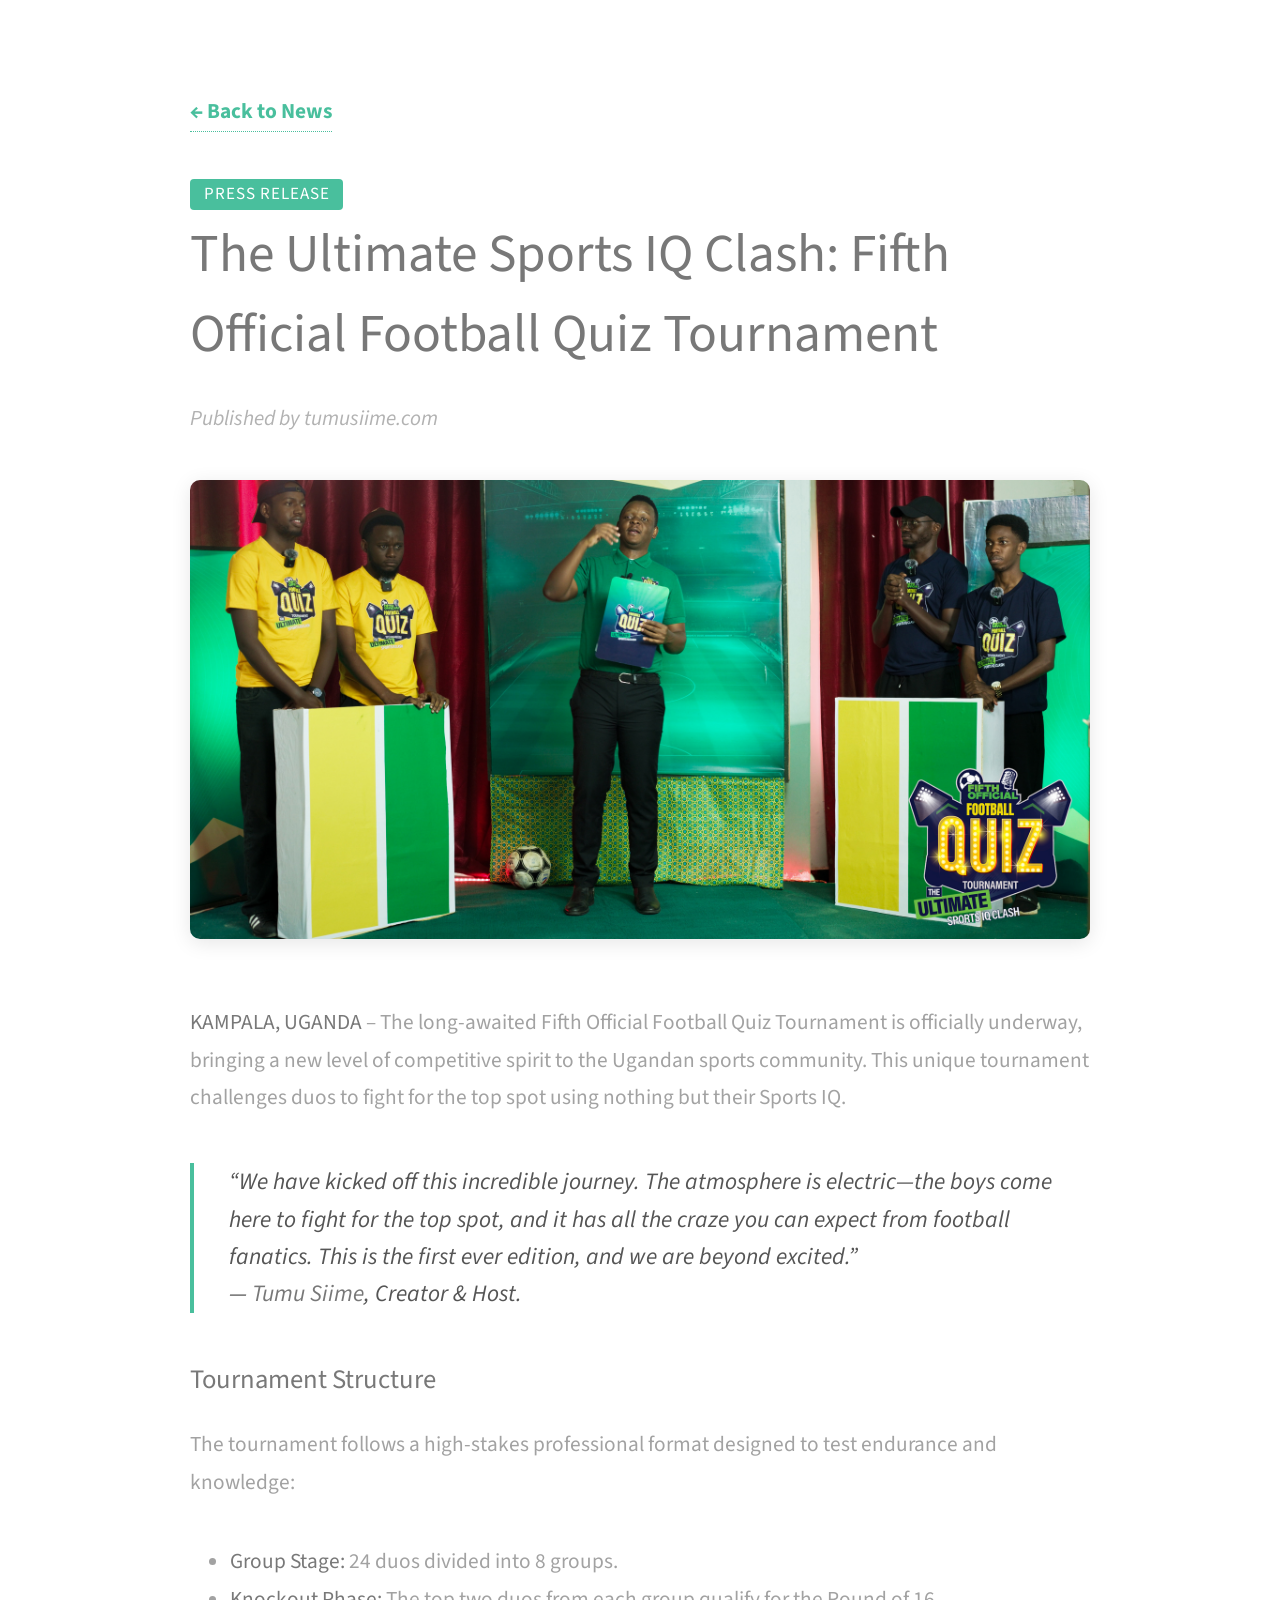
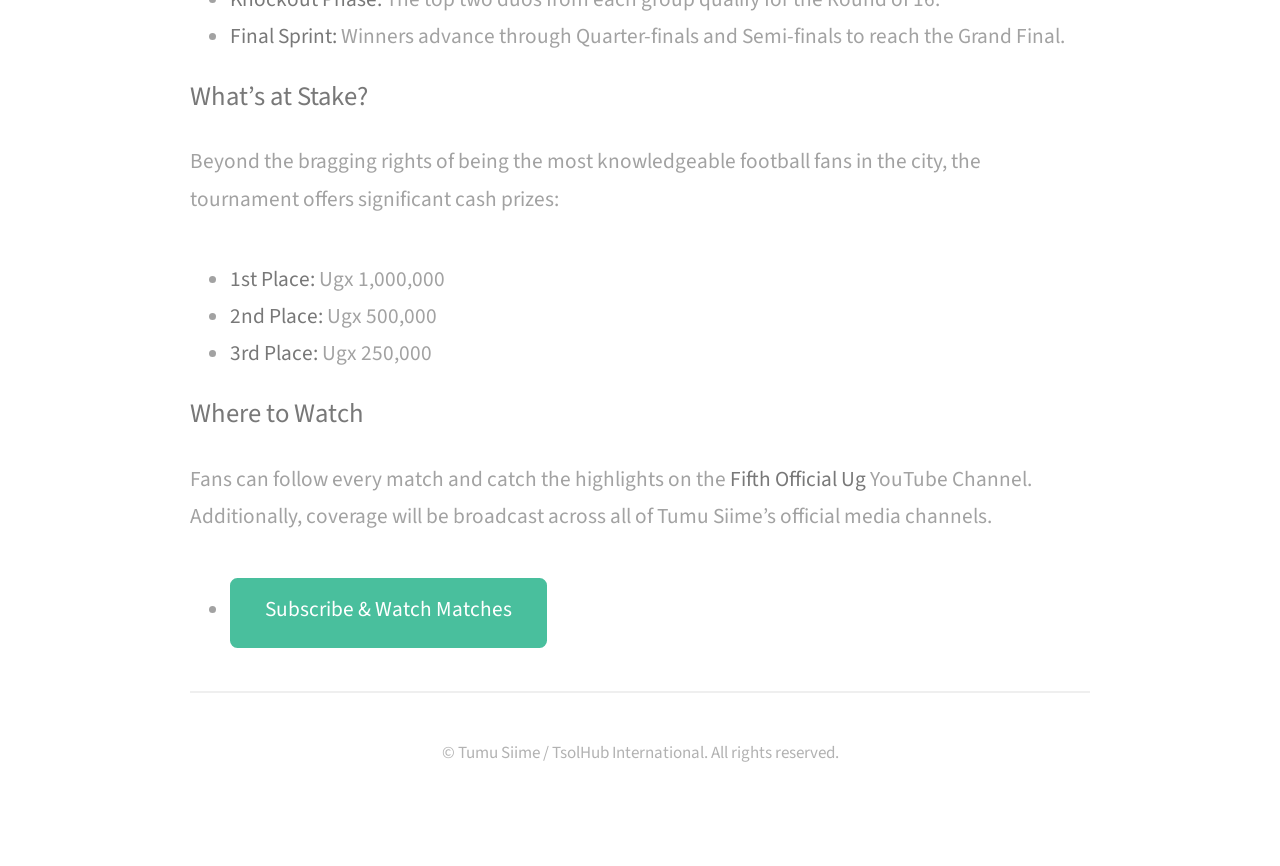
<file: FifthOfficialFootballQuizTournament.html>
<!DOCTYPE HTML>
<html>
	<head>
		<title>The Fifth Official Football Quiz Tournament | Tumu Siime</title>
		<meta charset="utf-8" />
		<meta name="viewport" content="width=device-width, initial-scale=1" />
		<link rel="stylesheet" href="css/style.css" />
		<style>
			/* Specific article styling for readability */
			#main-article {
				max-width: 900px;
				margin: 0 auto;
				padding: 4em 2em;
			}
			.back-link {
				text-decoration: none;
				font-weight: bold;
				display: inline-block;
				margin-bottom: 2em;
				color: #49bf9d;
			}
			.article-header h1 {
				font-size: 2.5em;
				margin-bottom: 0.5em;
			}
			.article-meta {
				color: #b2b2b2;
				font-style: italic;
				margin-bottom: 2em;
				display: block;
			}
			.featured-image {
				width: 100%;
				border-radius: 10px;
				margin-bottom: 2.5em;
				box-shadow: 0 4px 20px rgba(0,0,0,0.1);
			}
			.press-tag {
				background: #49bf9d;
				color: #fff;
				padding: 0.2em 0.8em;
				border-radius: 4px;
				font-size: 0.8em;
				text-transform: uppercase;
				letter-spacing: 1px;
			}
			.quote-block {
				border-left: 4px solid #49bf9d;
				padding-left: 1.5em;
				margin: 2em 0;
				font-style: italic;
				font-size: 1.1em;
				color: #555;
			}
			@media screen and (max-width: 736px) {
				#main-article { padding: 2em 1em; }
				.article-header h1 { font-size: 1.8em; }
			}
		</style>
	</head>
	<body id="top" style="background: #fff;">

		<div id="main-article">
			<a href="index.html#news" class="back-link">← Back to News</a>
			
			<header class="article-header">
				<span class="press-tag">Press Release</span>
				<h1>The Ultimate Sports IQ Clash: Fifth Official Football Quiz Tournament</h1>
				<span class="article-meta">Published by tumusiime.com</span>
			</header>

			<img src="images/FifthOfficialFootballQuizTournamentUganda.jpg" alt="Tumu Siime hosting the Football Quiz Tournament" class="featured-image" />

			<div class="content">
				<p><strong>KAMPALA, UGANDA</strong> – The long-awaited Fifth Official Football Quiz Tournament is officially underway, bringing a new level of competitive spirit to the Ugandan sports community. This unique tournament challenges duos to fight for the top spot using nothing but their Sports IQ.</p>

				<div class="quote-block">
					“We have kicked off this incredible journey. The atmosphere is electric—the boys come here to fight for the top spot, and it has all the craze you can expect from football fanatics. This is the first ever edition, and we are beyond excited.”
					<br>— <strong>Tumu Siime</strong>, Creator & Host.
				</div>

				<h3>Tournament Structure</h3>
				<p>The tournament follows a high-stakes professional format designed to test endurance and knowledge:</p>
				<ul>
					<li><strong>Group Stage:</strong> 24 duos divided into 8 groups.</li>
					<li><strong>Knockout Phase:</strong> The top two duos from each group qualify for the Round of 16.</li>
					<li><strong>Final Sprint:</strong> Winners advance through Quarter-finals and Semi-finals to reach the Grand Final.</li>
				</ul>

				<h3>What’s at Stake?</h3>
				<p>Beyond the bragging rights of being the most knowledgeable football fans in the city, the tournament offers significant cash prizes:</p>
				<ul class="alt">
					<li><strong>1st Place:</strong> Ugx 1,000,000</li>
					<li><strong>2nd Place:</strong> Ugx 500,000</li>
					<li><strong>3rd Place:</strong> Ugx 250,000</li>
				</ul>

				<h3>Where to Watch</h3>
				<p>Fans can follow every match and catch the highlights on the <strong>Fifth Official Ug</strong> YouTube Channel. Additionally, coverage will be broadcast across all of Tumu Siime’s official media channels.</p>
				
				<ul class="actions">
					<li><a href="https://www.youtube.com/@fifthofficialug" target="_blank" class="button special">Subscribe & Watch Matches</a></li>
				</ul>
			</div>

			<hr />
			<footer style="text-align: center; color: #b2b2b2; font-size: 0.8em;">
				&copy; Tumu Siime / TsolHub International. All rights reserved.
			</footer>
		</div>

	</body>
</html>
</file>
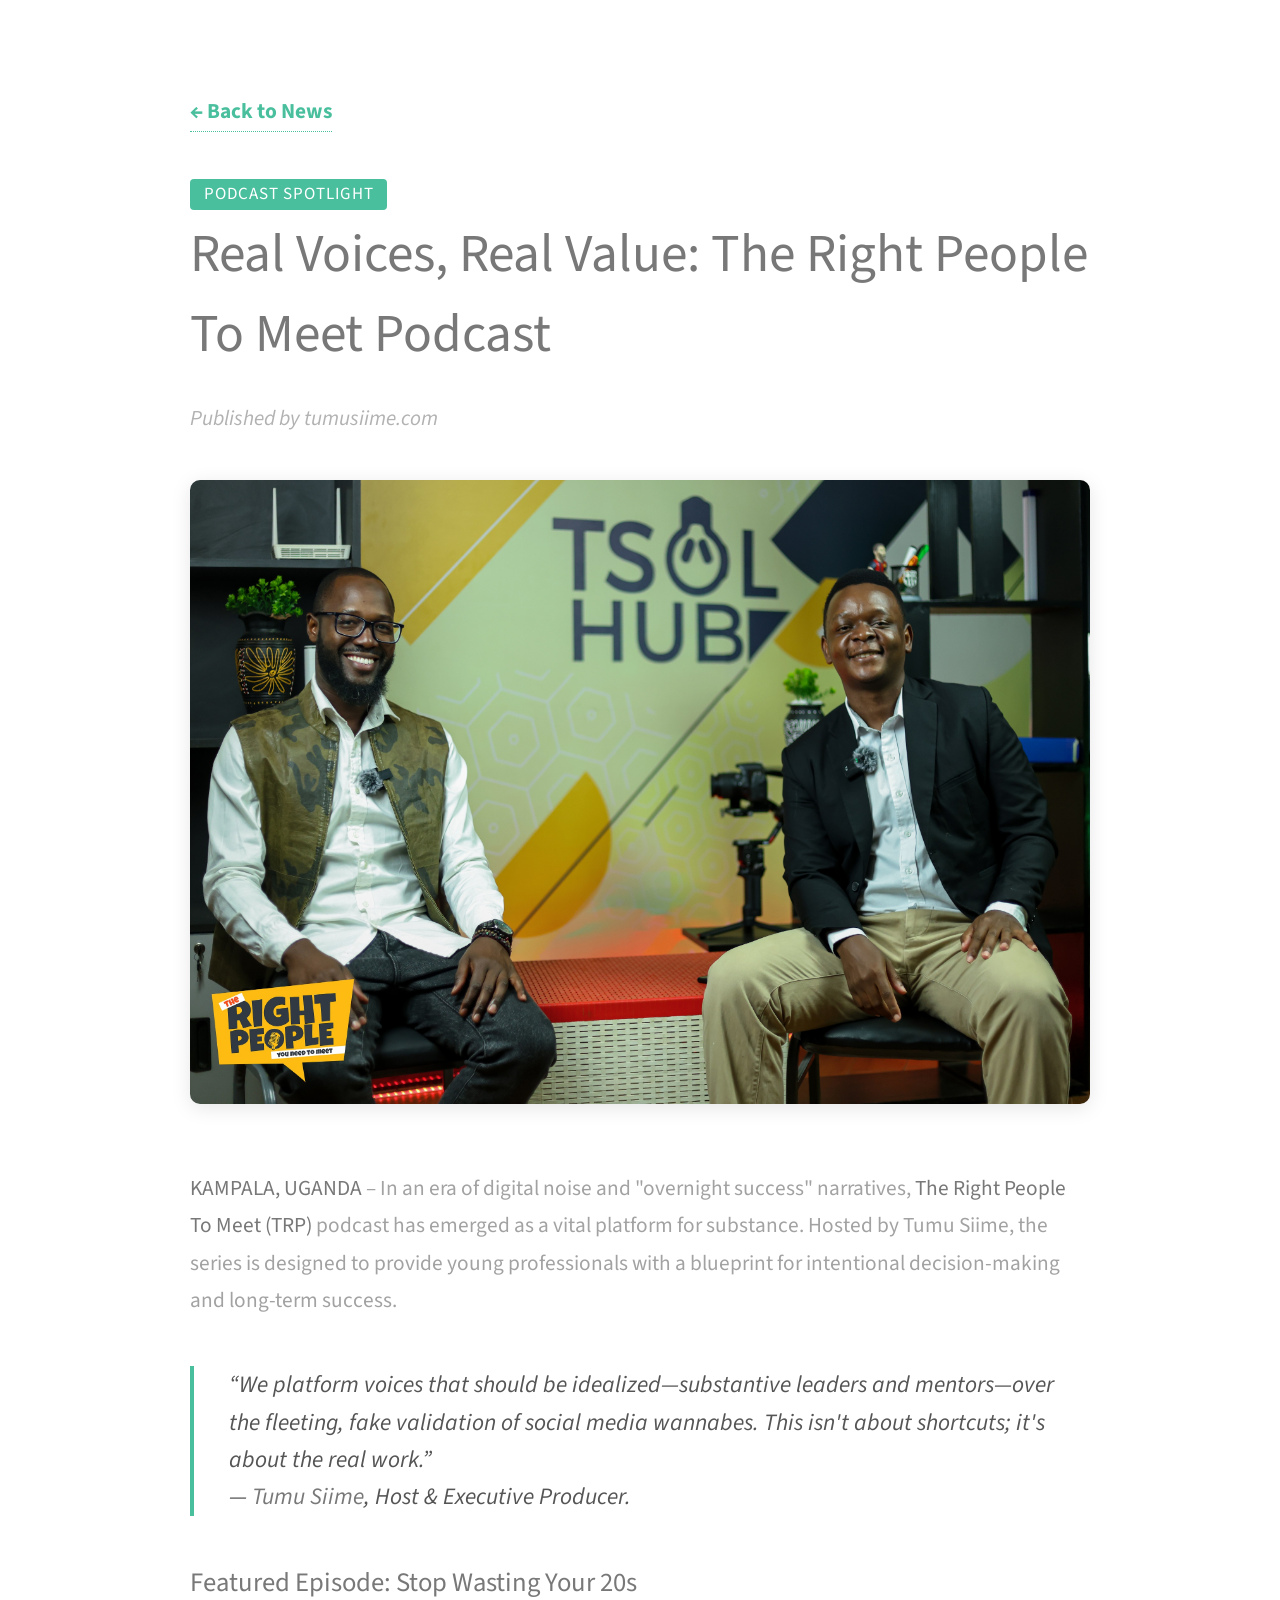
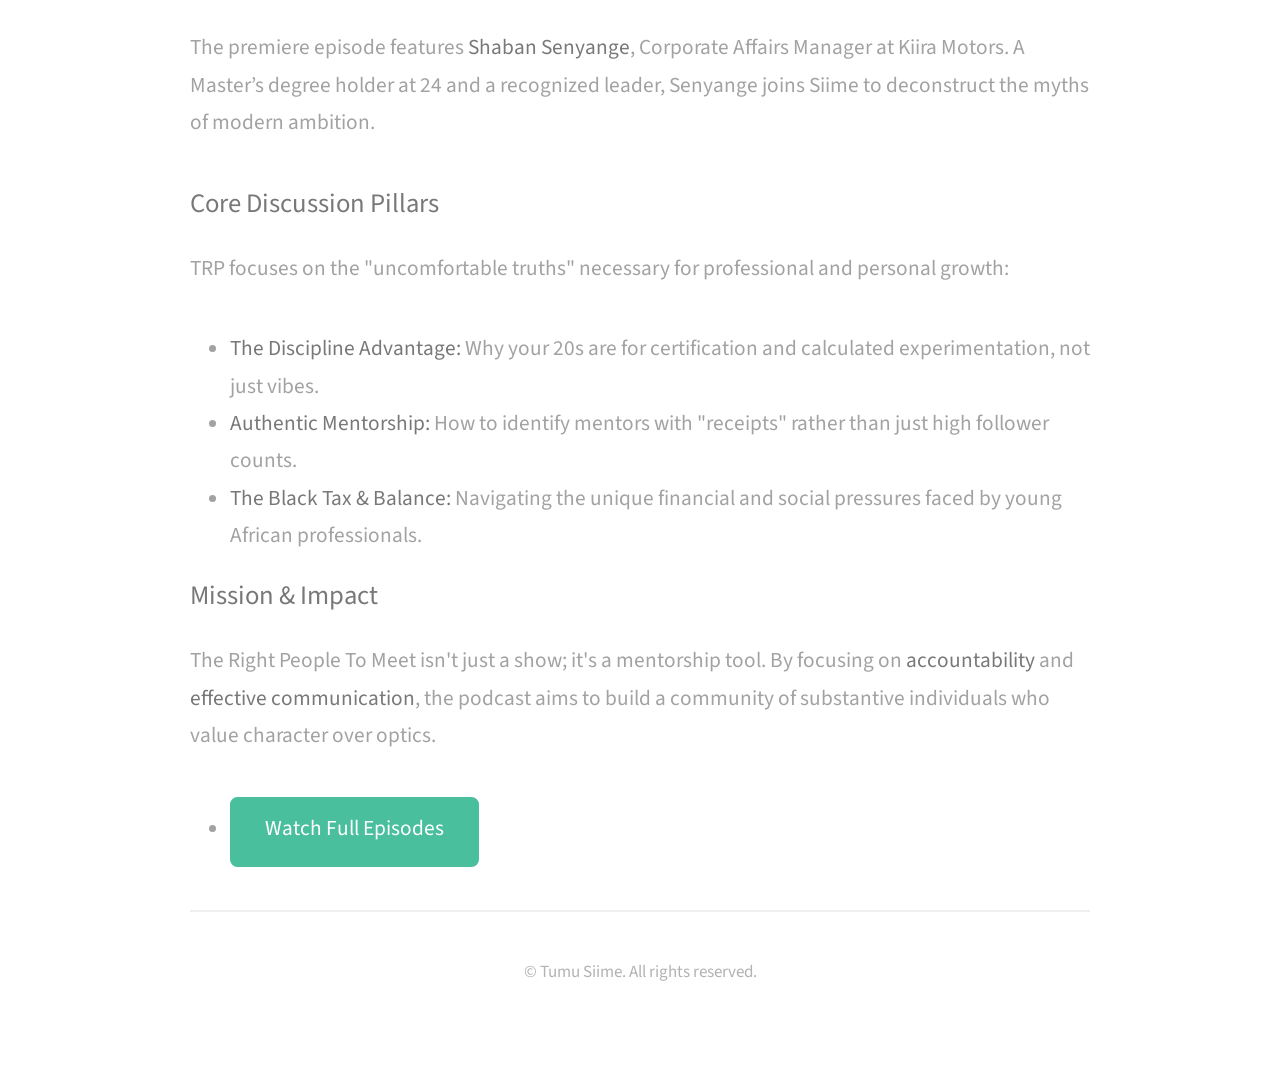
<file: TheRightPeopleToMeetPodcast.html>
<!DOCTYPE HTML>
<html>
	<head>
		<title>The Right People To Meet Podcast | Tumu Siime</title>
		<meta charset="utf-8" />
		<meta name="viewport" content="width=device-width, initial-scale=1" />
		<link rel="stylesheet" href="css/style.css" />
		<style>
			/* Specific article styling for readability */
			#main-article {
				max-width: 900px;
				margin: 0 auto;
				padding: 4em 2em;
			}
			.back-link {
				text-decoration: none;
				font-weight: bold;
				display: inline-block;
				margin-bottom: 2em;
				color: #49bf9d;
			}
			.article-header h1 {
				font-size: 2.5em;
				margin-bottom: 0.5em;
			}
			.article-meta {
				color: #b2b2b2;
				font-style: italic;
				margin-bottom: 2em;
				display: block;
			}
			.featured-image {
				width: 100%;
				border-radius: 10px;
				margin-bottom: 2.5em;
				box-shadow: 0 4px 20px rgba(0,0,0,0.1);
			}
			.press-tag {
				background: #49bf9d;
				color: #fff;
				padding: 0.2em 0.8em;
				border-radius: 4px;
				font-size: 0.8em;
				text-transform: uppercase;
				letter-spacing: 1px;
			}
			.quote-block {
				border-left: 4px solid #49bf9d;
				padding-left: 1.5em;
				margin: 2em 0;
				font-style: italic;
				font-size: 1.1em;
				color: #555;
			}
			@media screen and (max-width: 736px) {
				#main-article { padding: 2em 1em; }
				.article-header h1 { font-size: 1.8em; }
			}
		</style>
	</head>
	<body id="top" style="background: #fff;">

		<div id="main-article">
			<a href="index.html#news" class="back-link">← Back to News</a>
			
			<header class="article-header">
				<span class="press-tag">Podcast Spotlight</span>
				<h1>Real Voices, Real Value: The Right People To Meet Podcast</h1>
				<span class="article-meta">Published by tumusiime.com</span>
			</header>

			<img src="images/TheRightPeopleToMeetShabanSenyange.jpg" alt="Tumu Siime and Shaban Senyange on set" class="featured-image" />

			<div class="content">
				<p><strong>KAMPALA, UGANDA</strong> – In an era of digital noise and "overnight success" narratives, <strong>The Right People To Meet (TRP)</strong> podcast has emerged as a vital platform for substance. Hosted by Tumu Siime, the series is designed to provide young professionals with a blueprint for intentional decision-making and long-term success.</p>

				<div class="quote-block">
					“We platform voices that should be idealized—substantive leaders and mentors—over the fleeting, fake validation of social media wannabes. This isn't about shortcuts; it's about the real work.”
					<br>— <strong>Tumu Siime</strong>, Host & Executive Producer.
				</div>

				<h3>Featured Episode: Stop Wasting Your 20s</h3>
				<p>The premiere episode features <strong>Shaban Senyange</strong>, Corporate Affairs Manager at Kiira Motors. A Master’s degree holder at 24 and a recognized leader, Senyange joins Siime to deconstruct the myths of modern ambition.</p>

				<h3>Core Discussion Pillars</h3>
				<p>TRP focuses on the "uncomfortable truths" necessary for professional and personal growth:</p>
				<ul>
					<li><strong>The Discipline Advantage:</strong> Why your 20s are for certification and calculated experimentation, not just vibes.</li>
					<li><strong>Authentic Mentorship:</strong> How to identify mentors with "receipts" rather than just high follower counts.</li>
					<li><strong>The Black Tax & Balance:</strong> Navigating the unique financial and social pressures faced by young African professionals.</li>
				</ul>

				<h3>Mission & Impact</h3>
				<p>The Right People To Meet isn't just a show; it's a mentorship tool. By focusing on <strong>accountability</strong> and <strong>effective communication</strong>, the podcast aims to build a community of substantive individuals who value character over optics.</p>
				
				<ul class="actions">
					<li><a href="https://www.youtube.com/@realTumusiime" target="_blank" class="button special">Watch Full Episodes</a></li>
				</ul>
			</div>

			<hr />
			<footer style="text-align: center; color: #b2b2b2; font-size: 0.8em;">
				&copy; Tumu Siime. All rights reserved.
			</footer>
		</div>

	</body>
</html>
</file>
<file: css/style.css>
@import url(font-awesome.min.css);
@import url("http://fonts.googleapis.com/css?family=Source+Sans+Pro:400,400italic");

/*
	Strata by HTML5 UP
	html5up.net | @n33co
	Free for personal and commercial use under the CCA 3.0 license (html5up.net/license)
*/

/* Basic */

	body {
		background: #fff;
	}

		body.is-loading *, body.is-loading *:before, body.is-loading *:after {
			-moz-animation: none !important;
			-webkit-animation: none !important;
			-o-animation: none !important;
			-ms-animation: none !important;
			animation: none !important;
			-moz-transition: none !important;
			-webkit-transition: none !important;
			-o-transition: none !important;
			-ms-transition: none !important;
			transition: none !important;
		}

	body, input, select, textarea {
		color: #a2a2a2;
		font-family: "Source Sans Pro", Helvetica, sans-serif;
		font-size: 16pt;
		font-weight: 400;
		line-height: 1.75em;
	}

	a {
		-moz-transition: color 0.2s ease-in-out, border-color 0.2s ease-in-out;
		-webkit-transition: color 0.2s ease-in-out, border-color 0.2s ease-in-out;
		-o-transition: color 0.2s ease-in-out, border-color 0.2s ease-in-out;
		-ms-transition: color 0.2s ease-in-out, border-color 0.2s ease-in-out;
		transition: color 0.2s ease-in-out, border-color 0.2s ease-in-out;
		border-bottom: dotted 1px;
		color: #49bf9d;
		text-decoration: none;
	}

		a:hover {
			border-bottom-color: transparent;
			color: #49bf9d !important;
			text-decoration: none;
		}

	strong, b {
		color: #787878;
		font-weight: 400;
	}

	em, i {
		font-style: italic;
	}

	p {
		margin: 0 0 2em 0;
	}

	h1, h2, h3, h4, h5, h6 {
		color: #787878;
		font-weight: 400;
		line-height: 1em;
		margin: 0 0 1em 0;
	}

		h1 a, h2 a, h3 a, h4 a, h5 a, h6 a {
			color: inherit;
			text-decoration: none;
		}

	h1 {
		font-size: 2em;
		line-height: 1.5em;
	}

	h2 {
		font-size: 1.5em;
		line-height: 1.5em;
	}

	h3 {
		font-size: 1.25em;
		line-height: 1.5em;
	}

	h4 {
		font-size: 1.1em;
		line-height: 1.5em;
	}

	h5 {
		font-size: 0.9em;
		line-height: 1.5em;
	}

	h6 {
		font-size: 0.7em;
		line-height: 1.5em;
	}

	sub {
		font-size: 0.8em;
		position: relative;
		top: 0.5em;
	}

	sup {
		font-size: 0.8em;
		position: relative;
		top: -0.5em;
	}

	hr {
		border: 0;
		border-bottom: solid 2px #efefef;
		margin: 2em 0;
	}

		hr.major {
			margin: 3em 0;
		}

	blockquote {
		border-left: solid 6px #efefef;
		font-style: italic;
		margin: 0 0 2em 0;
		padding: 0.5em 0 0.5em 1.5em;
	}

	code {
		background: #f7f7f7;
		border-radius: 0.35em;
		border: solid 2px #efefef;
		font-family: "Courier New", monospace;
		font-size: 0.9em;
		margin: 0 0.25em;
		padding: 0.25em 0.65em;
	}

	pre {
		-webkit-overflow-scrolling: touch;
		font-family: "Courier New", monospace;
		font-size: 0.9em;
		margin: 0 0 2em 0;
	}

		pre code {
			display: block;
			line-height: 1.75em;
			padding: 1em 1.5em;
			overflow-x: auto;
		}

/* Form */

	form {
		margin: 0 0 2em 0;
	}

	input[type="text"],
	input[type="password"],
	input[type="email"],
	select,
	textarea {
		-moz-appearance: none;
		-webkit-appearance: none;
		-o-appearance: none;
		-ms-appearance: none;
		appearance: none;
		background: #f7f7f7;
		border-radius: 0.35em;
		border: solid 2px transparent;
		color: inherit;
		display: block;
		outline: 0;
		padding: 0 0.75em;
		text-decoration: none;
		width: 100%;
	}

		input[type="text"]:focus,
		input[type="password"]:focus,
		input[type="email"]:focus,
		select:focus,
		textarea:focus {
			border-color: #49bf9d;
		}

	input[type="text"],
	input[type="password"],
	input[type="email"],
	select {
		height: 2.75em;
	}

	textarea {
		padding: 0.75em;
	}

/* Box */

	.box {
		border-radius: 0.35em;
		border: solid 2px #efefef;
		margin-bottom: 2em;
		padding: 1.5em;
	}

/* Icon */

	.icon {
		text-decoration: none;
		border-bottom: none;
		position: relative;
	}

		.icon:before {
			-moz-osx-font-smoothing: grayscale;
			-webkit-font-smoothing: antialiased;
			font-family: FontAwesome;
			font-style: normal;
			font-weight: normal;
			text-transform: none !important;
		}

/* Image */

	.image {
		border-radius: 0.35em;
		border: 0;
		display: inline-block;
		position: relative;
	}

		.image img {
			border-radius: 0.35em;
			display: block;
		}

		.image.fit {
			display: block;
			margin: 0 0 2em 0;
			width: 100%;
		}

			.image.fit img {
				width: 100%;
			}

		.image.avatar {
			display: none !important; 
		}

/* Navigation - COMPACT & RAISED SLIGHTLY */

#nav ul {
    list-style: none;
    padding: 0;
    margin: 0;
}

#nav ul li {
    margin-bottom: 0 !important; 
    padding: 0;
}

#nav ul li a {
    color: rgba(255, 255, 255, 0.5);
    border-bottom: none;
    font-size: 0.75em; 
    text-transform: uppercase;
    letter-spacing: 2px;
    display: block;
    line-height: 1.25em !important; /* Tighter spacing */
    padding: 0.25em 0 !important;
}

#nav ul li a:hover {
    color: #49bf9d !important;
}

/* Header - Desktop Sidebar */

#header {
    background-color: #1f1815;
    background-image: url("images/overlay.png"), url("../images/Tumu_Siime_Conan_Landscape_3.jpg");
    background-position: left center;
    background-size: cover;
    background-attachment: fixed;
    position: fixed;
    left: 0;
    top: 0;
    width: 35%;
    height: 100%;
    color: rgba(255, 255, 255, 0.5);
    text-align: right;
    padding: 0 4em 0 0;
}

#header .header-content {
    padding-top: 28em !important; /* Raised slightly from 32em */
    height: 100%;
}

#header h1 {
    color: #fff;
    font-size: 1.25em;
    margin-bottom: 0.4em !important;
}

/* Footer */

	#footer {
		bottom: 0;
		left: 0;
		padding: 0 4em 6em 0;
		position: fixed;
		text-align: right;
		width: 35%;
	}

/* Main Content */

	#main {
		margin-left: 35%;
		max-width: 54em;
		padding: 8em 4em 4em 4em;
		width: calc(100% - 35%);
	}

		#main > section {
			border-top: solid 2px #efefef;
			margin: 4em 0 0 0;
			padding: 4em 0 0 0;
		}

			#main > section:first-child {
				border-top: 0;
				margin-top: 0;
				padding-top: 0;
			}

/* Button */

	.button {
		transition: background-color 0.2s, color 0.2s, border-color 0.2s;
		background-color: transparent;
		border-radius: 0.35em;
		border: solid 3px #efefef;
		color: #787878 !important;
		display: inline-block;
		height: 3em;
		line-height: 2.75em;
		padding: 0 1.5em;
		text-align: center;
		text-decoration: none;
	}

		.button.special {
			background-color: #49bf9d;
			border-color: #49bf9d;
			color: #ffffff !important;
		}

		.button:hover {
			border-color: #49bf9d;
			color: #49bf9d !important;
		}

/* Video Grid Styles */

.video-wrapper {
    position: relative;
    padding-bottom: 56.25%; 
    height: 0;
    overflow: hidden;
    background: #000;
    border-radius: 6px;
    margin-bottom: 1em;
}

.video-wrapper iframe {
    position: absolute;
    top: 0;
    left: 0;
    width: 100%;
    height: 100%;
}

.video-item p {
    text-align: center;
    font-size: 0.8em;
    font-weight: bold;
}

/* Mobile Responsiveness */

@media screen and (max-width: 736px) {
    #header {
        position: relative;
        width: 100%;
        height: auto;
        padding: 3em 1em;
        text-align: center;
        background-attachment: scroll;
    }
    
    #header .header-content {
        padding-top: 2em !important; 
    }

    #main {
        margin-left: 0;
        width: 100%;
        padding: 2em 1.5em;
    }

    #footer {
        position: relative;
        width: 100%;
        text-align: center;
        padding: 2em 0;
    }
}
</file>
